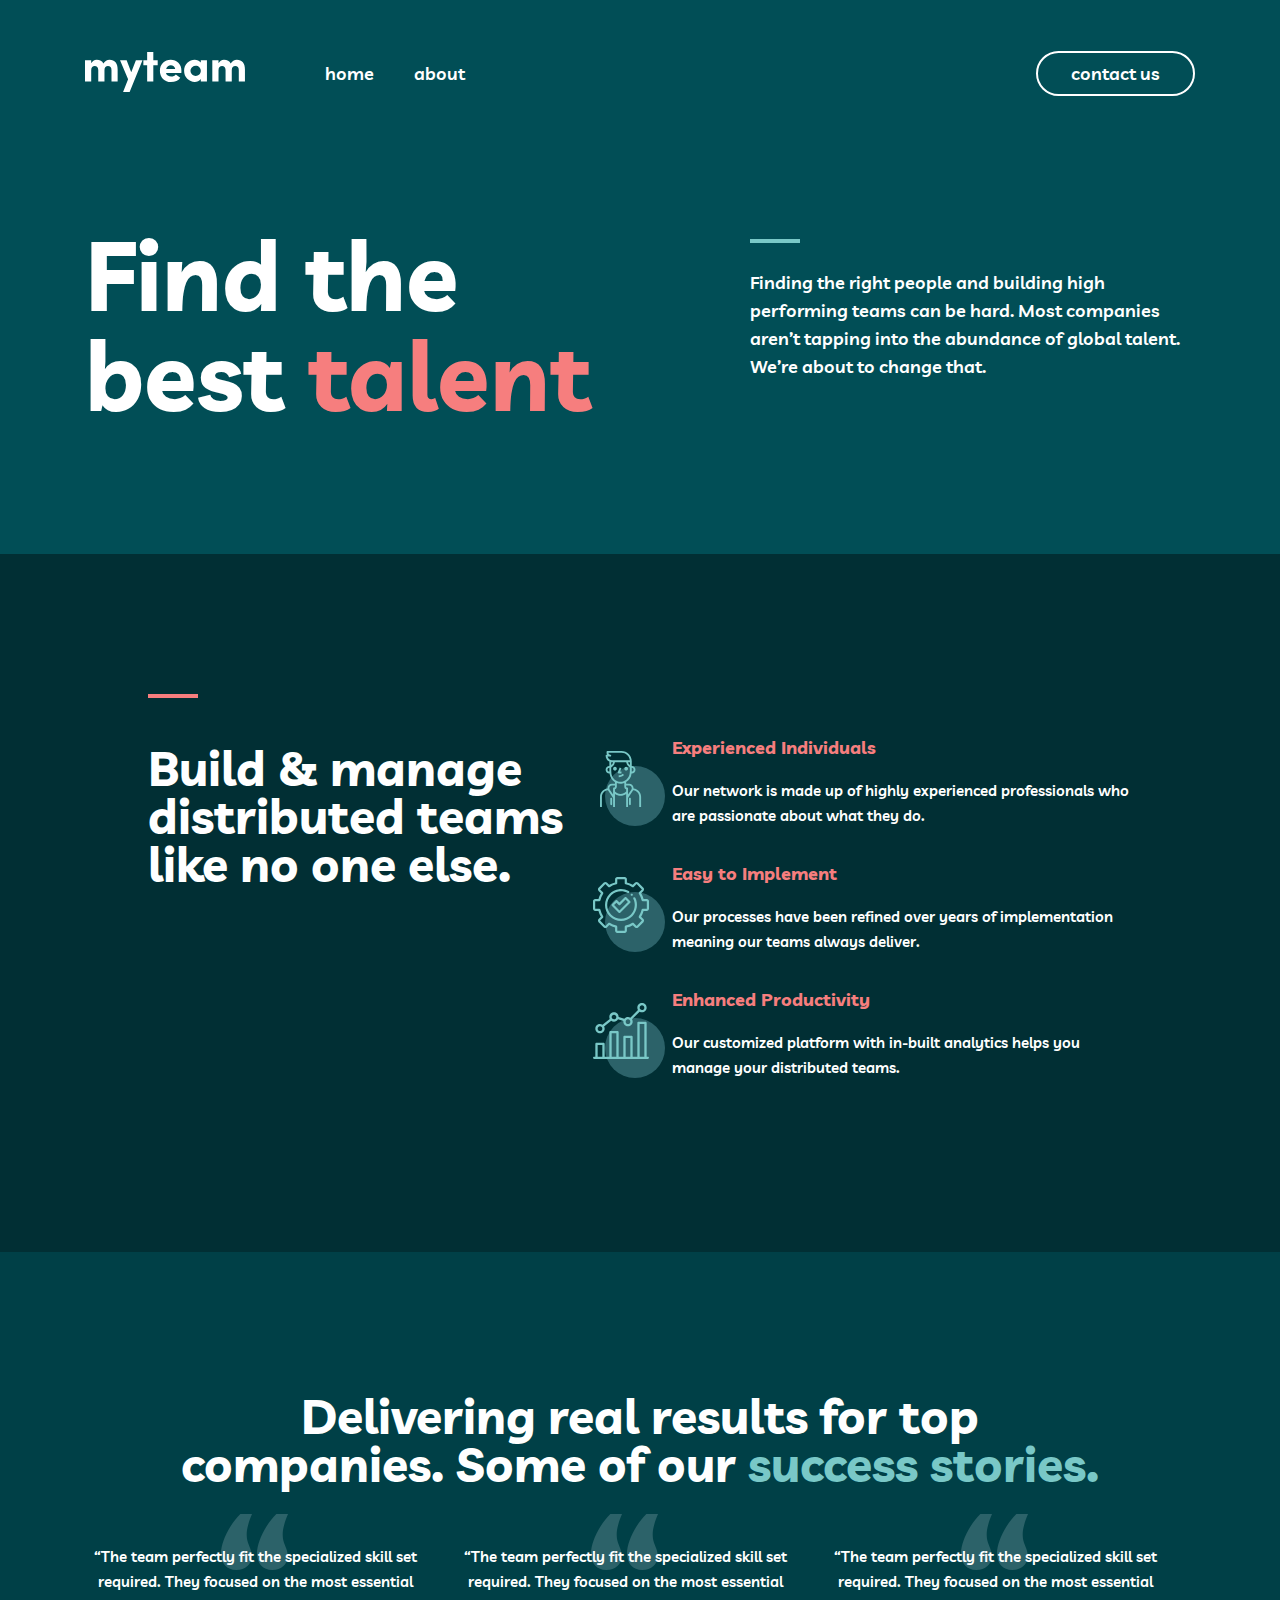
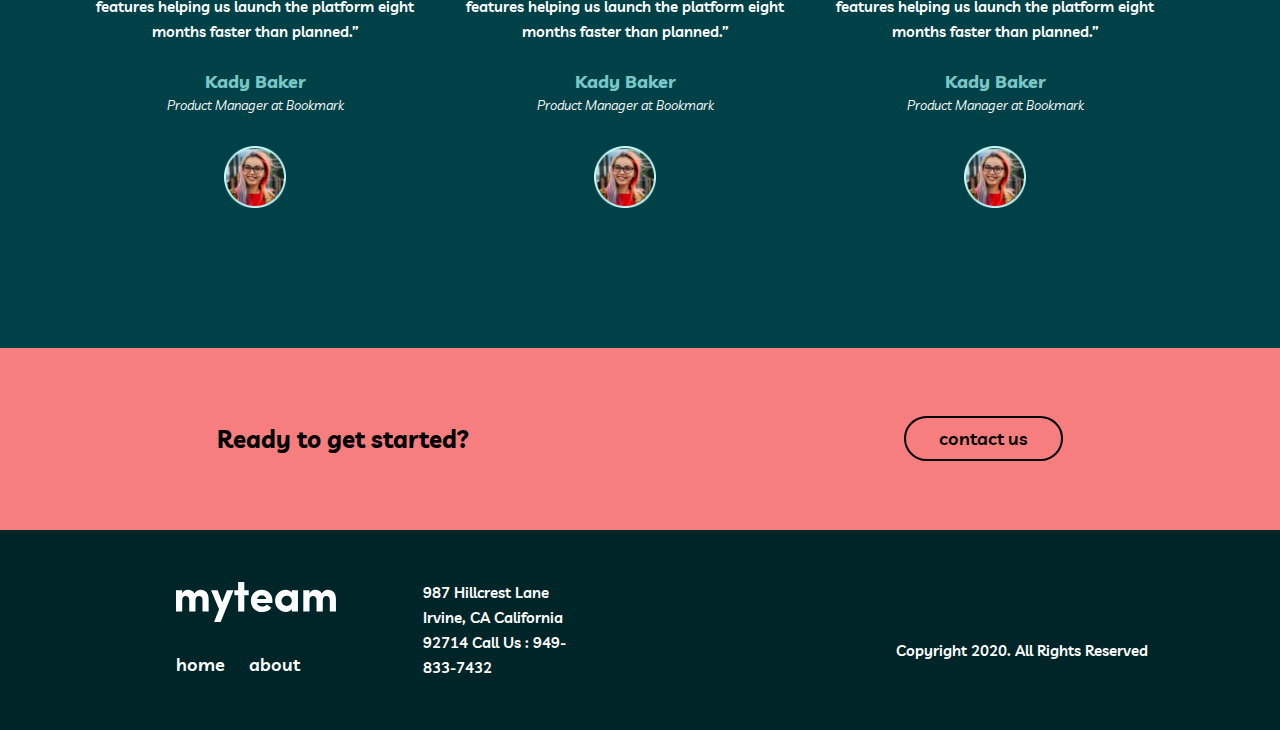
<file: index.html>
<!DOCTYPE html>
<html lang="en">
  <head>
    <meta charset="UTF-8" />
    <meta name="viewport" content="width=device-width, initial-scale=1.0" />
    <link
      rel="stylesheet"
      href="https://cdnjs.cloudflare.com/ajax/libs/font-awesome/6.5.2/css/all.min.css"
      integrity="sha512-SnH5WK+bZxgPHs44uWIX+LLJAJ9/2PkPKZ5QiAj6Ta86w+fsb2TkcmfRyVX3pBnMFcV7oQPJkl9QevSCWr3W6A=="
      crossorigin="anonymous"
      referrerpolicy="no-referrer"
    />
    <link rel="stylesheet" href="./style.css" />
    <title>EXAM-4</title>
  </head>
  <body>
    <div class="container">
      <header>
        <nav>
          <div class="nav-item">
            <div class="nav-left">
              <div class="nav-logo">
                <a href="#"><img src="./img/logo.svg" alt="" /></a>
              </div>
              <div class="nav-items">
                <ul>
                  <li><a href="#">home</a></li>
                  <li><a href="./about.html">about</a></li>
                </ul>
              </div>
            </div>
            <div class="nav-right">
              <div class="nav-button">
                <a href="./contact.html">contact us</a>
              </div>
              <div class="hamburger" onclick="showSideBar()">
                <i class="fa-solid fa-bars"></i>
              </div>
              <div class="sidebar">
                <div class="x-mark" onclick="closeSidebar()">
                  <i class="fa-solid fa-xmark"></i>
                </div>
                <div class="sidebar-items">
                  <ul>
                    <li><a href="./index.html">home</a></li>
                    <li><a href="./about.html">about</a></li>
                  </ul>
                </div>
                <div class="nav-button">
                  <a href="./contact.html">contact us</a>
                </div>
              </div>
            </div>
          </div>
        </nav>
      </header>
      <main>
        <section class="talent">
          <div class="talent-item">
            <div class="talent-title">
              <h1>Find the best <span>talent</span></h1>
            </div>
            <div class="talent-text">
              <p>
                Finding the right people and building high performing teams can
                be hard. Most companies aren’t tapping into the abundance of
                global talent. We’re about to change that.
              </p>
            </div>
          </div>
        </section>

        <section class="team">
          <div class="team-item">
            <div class="team-left">
              <h2>Build & manage distributed teams like no one else.</h2>
            </div>
            <div class="team-right">
              <div class="team-card">
                <div class="team-card-img">
                  <img src="./img/team1.svg" alt="" />
                </div>
                <div class="team-card-text">
                  <h4>Experienced Individuals</h4>
                  <p>
                    Our network is made up of highly experienced professionals
                    who are passionate about what they do.
                  </p>
                </div>
              </div>
              <div class="team-card">
                <div class="team-card-img">
                  <img src="./img/team2.svg" alt="" />
                </div>
                <div class="team-card-text">
                  <h4>Easy to Implement</h4>
                  <p>
                    Our processes have been refined over years of implementation
                    meaning our teams always deliver.
                  </p>
                </div>
              </div>
              <div class="team-card">
                <div class="team-card-img">
                  <img src="./img/team3.svg" alt="" />
                </div>
                <div class="team-card-text">
                  <h4>Enhanced Productivity</h4>
                  <p>
                    Our customized platform with in-built analytics helps you
                    manage your distributed teams.
                  </p>
                </div>
              </div>
            </div>
          </div>
        </section>

        <section class="comments">
          <div class="comments-item">
            <div class="comments-item-title">
              <h2>
                Delivering real results for top companies. Some of our
                <span>success stories.</span>
              </h2>
            </div>

            <div class="comments-persons">
              <div class="comments-person">
                <p>
                  “The team perfectly fit the specialized skill set required.
                  They focused on the most essential features helping us launch
                  the platform eight months faster than planned.”
                </p>
                <h5>Kady Baker</h5>
                <span>Product Manager at Bookmark</span>
                <img src="./img/person1.png" alt="" />
              </div>
              <div class="comments-person">
                <p>
                  “The team perfectly fit the specialized skill set required.
                  They focused on the most essential features helping us launch
                  the platform eight months faster than planned.”
                </p>
                <h5>Kady Baker</h5>
                <span>Product Manager at Bookmark</span>
                <img src="./img/person1.png" alt="" />
              </div>
              <div class="comments-person">
                <p>
                  “The team perfectly fit the specialized skill set required.
                  They focused on the most essential features helping us launch
                  the platform eight months faster than planned.”
                </p>
                <h5>Kady Baker</h5>
                <span>Product Manager at Bookmark</span>
                <img src="./img/person1.png" alt="" />
              </div>
            </div>
          </div>
        </section>

        <section class="getStart">
          <h2>Ready to get started?</h2>
          <div class="nav-button second-button">
            <a href="./contact.html">contact us</a>
          </div>
        </section>
      </main>
      <footer>
        <div class="footer-item1">
          <div class="footer-item1-left">
            <img src="./img/logo.svg" alt="" />
            <div class="footer-item-link">
              <ul>
                <li><a href="./index.html">home</a></li>
                <li><a href="./about.html">about</a></li>
              </ul>
            </div>
          </div>
          <div class="footer-item1-right">
            <p>
              987 Hillcrest Lane Irvine, CA California 92714 Call Us :
              949-833-7432
            </p>
          </div>
        </div>
        <div class="footer-item2">
          <a href="#"><i class="fa-brands fa-square-facebook"></i></a>
          <a href="#"><i class="fa-brands fa-square-pinterest"></i></a>
          <a href="#"> <i class="fa-brands fa-square-twitter"></i></a>
          <p>Copyright 2020. All Rights Reserved</p>
        </div>
      </footer>
    </div>

    <script src="./main.js"></script>
  </body>
</html>
</file>
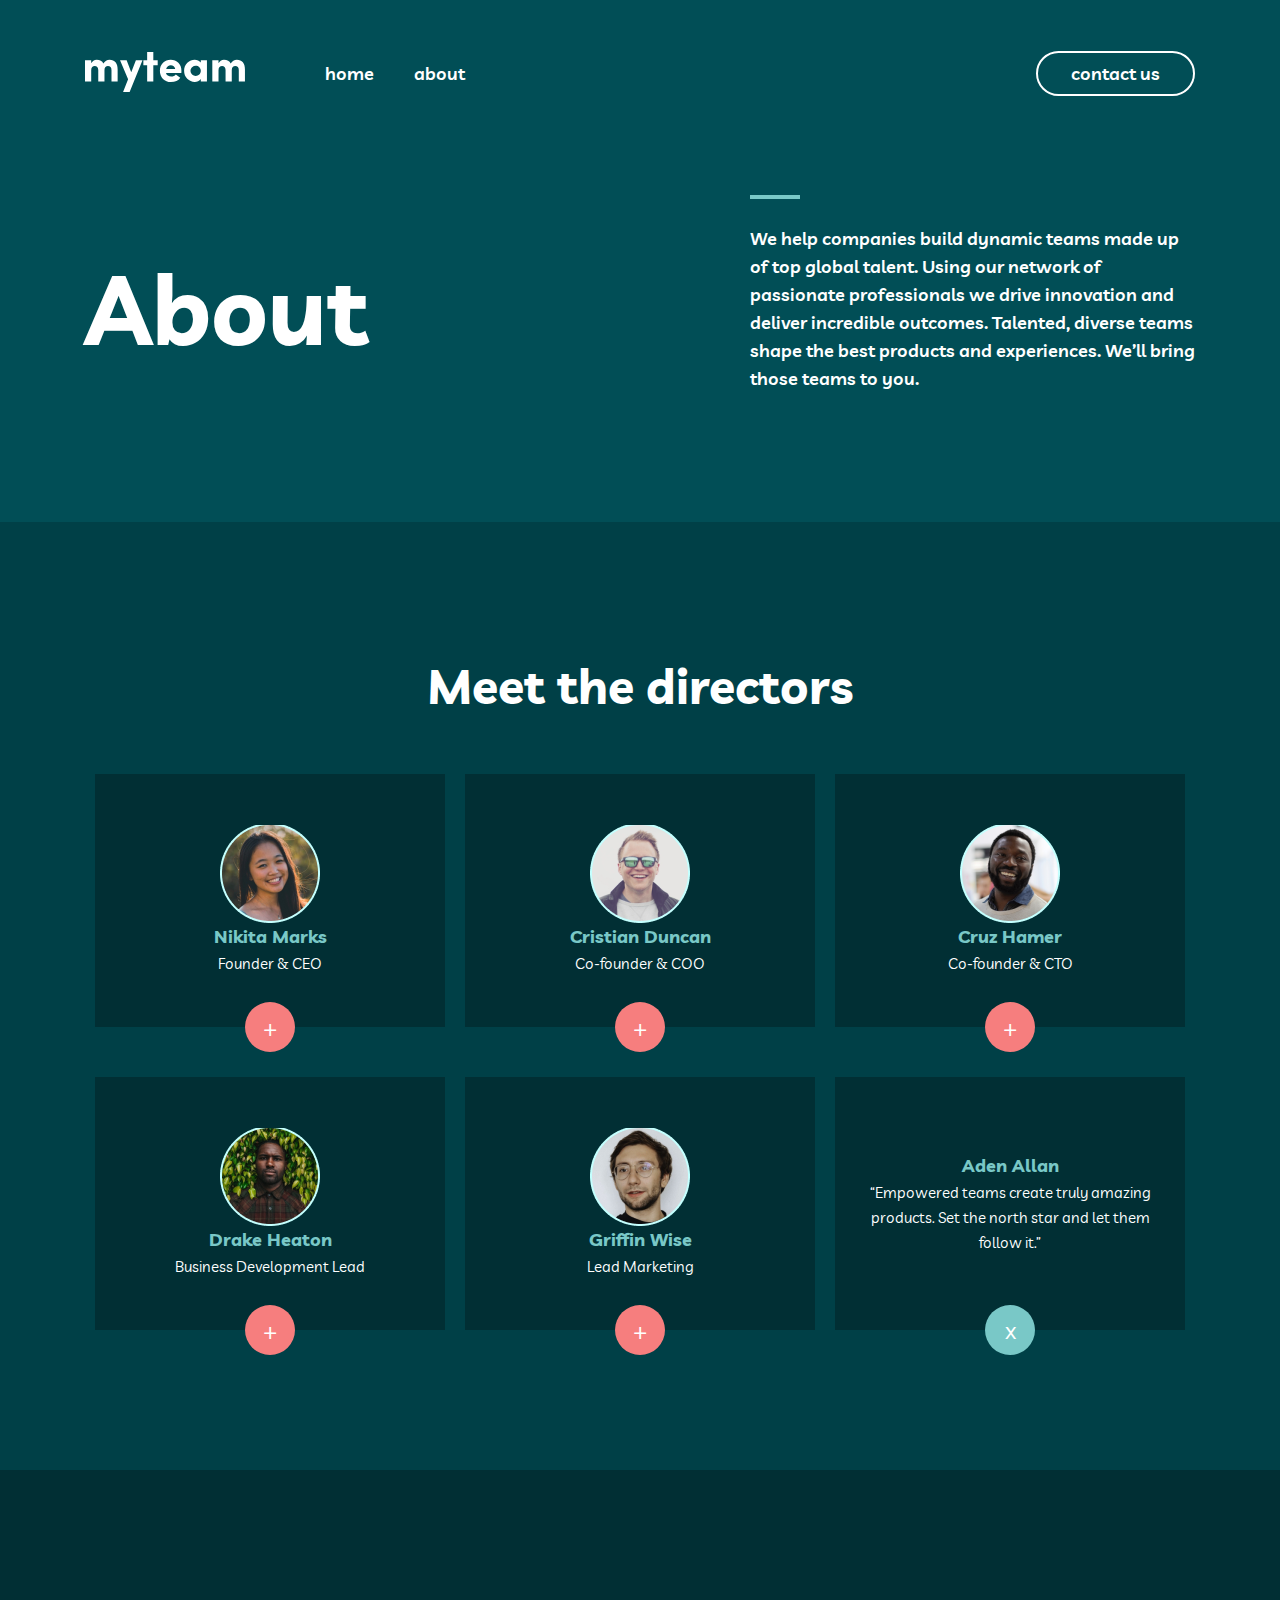
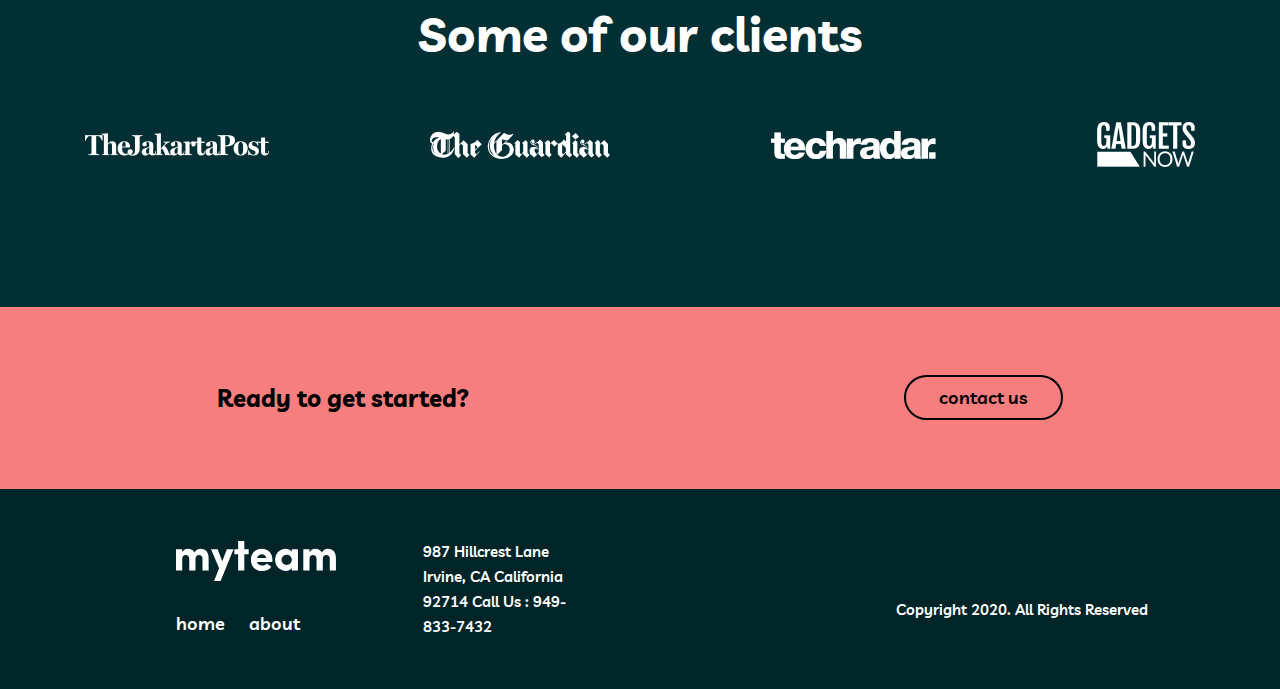
<file: about.html>
<!DOCTYPE html>
<html lang="en">
  <head>
    <meta charset="UTF-8" />
    <meta
      name="viewport"
      content="width=
    , initial-scale=1.0"
    />
    <link
      rel="stylesheet"
      href="https://cdnjs.cloudflare.com/ajax/libs/font-awesome/6.5.2/css/all.min.css"
      integrity="sha512-SnH5WK+bZxgPHs44uWIX+LLJAJ9/2PkPKZ5QiAj6Ta86w+fsb2TkcmfRyVX3pBnMFcV7oQPJkl9QevSCWr3W6A=="
      crossorigin="anonymous"
      referrerpolicy="no-referrer"
    />
    <link rel="stylesheet" href="./style.css" />
    <title>Document</title>
  </head>
  <body>
    <div class="container">
      <header>
        <nav>
          <div class="nav-item">
            <div class="nav-left">
              <div class="nav-logo">
                <a href="#"><img src="./img/logo.svg" alt="" /></a>
              </div>
              <div class="nav-items">
                <ul>
                  <li><a href="./index.html">home</a></li>
                  <li><a href="./about.html">about</a></li>
                </ul>
              </div>
            </div>
            <div class="nav-right">
              <div class="nav-button">
                <a href="./contact.html">contact us</a>
              </div>
              <div class="hamburger" onclick="showSideBar()">
                <i class="fa-solid fa-bars"></i>
              </div>
              <div class="sidebar">
                <div class="x-mark" onclick="closeSidebar()">
                  <i class="fa-solid fa-xmark"></i>
                </div>
                <div class="sidebar-items">
                  <ul>
                    <li><a href="./index.html">home</a></li>
                    <li><a href="./about.html">about</a></li>
                  </ul>
                </div>
                <div class="nav-button">
                  <a href="./contact.html">contact us</a>
                </div>
              </div>
            </div>
          </div>
        </nav>
      </header>
      <main>
        <section class="talent">
          <div class="talent-item">
            <div class="talent-title about-title">
              <h1>About</h1>
            </div>
            <div class="talent-text about-text">
              <p>
                We help companies build dynamic teams made up of top global
                talent. Using our network of passionate professionals we drive
                innovation and deliver incredible outcomes. Talented, diverse
                teams shape the best products and experiences. We’ll bring those
                teams to you.
              </p>
            </div>
          </div>
        </section>

        <section class="directors">
          <div class="directors-item">
            <h2>Meet the directors</h2>
            <div class="director-cards">
              <div class="director-card">
                <img src="./img/director.png" alt="" />
                <h5>Nikita Marks</h5>
                <span>Founder & CEO</span>
                <div class="plus-button">+</div>
              </div>
              <div class="director-card">
                <img src="./img/director1.png" alt="" />
                <h5>Cristian Duncan</h5>
                <span>Co-founder & COO</span>
                <div class="plus-button">+</div>
              </div>
              <div class="director-card">
                <img src="./img/director2.png" alt="" />
                <h5>Cruz Hamer</h5>
                <span>Co-founder & CTO</span>
                <div class="plus-button">+</div>
              </div>
              <div class="director-card">
                <img src="./img/director3.png" alt="" />
                <h5>Drake Heaton</h5>
                <span>Business Development Lead</span>
                <div class="plus-button">+</div>
              </div>
              <div class="director-card">
                <img src="./img/director4.png" alt="" />
                <h5>Griffin Wise</h5>
                <span>Lead Marketing</span>
                <div class="plus-button">+</div>
              </div>
              <div class="director-card card-x">
                <h5>Aden Allan</h5>
                <span
                  >“Empowered teams create truly amazing products. Set the north
                  star and let them follow it.”</span
                >
                <div class="plus-button">x</div>
              </div>
            </div>
          </div>
        </section>

        <section class="clients">
          <h2>Some of our clients</h2>
          <div class="clients-items">
            <img src="./img/client2.png" alt="" />
            <img src="./img/client3.png" alt="" />
            <img src="./img/client4.png" alt="" />
            <img src="./img/client5.png" alt="" />
          </div>
        </section>
        <section class="getStart">
          <h2>Ready to get started?</h2>
          <div class="nav-button second-button">
            <a href="#">contact us</a>
          </div>
        </section>
      </main>
      <footer>
        <div class="footer-item1">
          <div class="footer-item1-left">
            <img src="./img/logo.svg" alt="" />
            <div class="footer-item-link">
              <ul>
                <li><a href="./index.html">home</a></li>
                <li><a href="./about.html">about</a></li>
              </ul>
            </div>
          </div>
          <div class="footer-item1-right">
            <p>
              987 Hillcrest Lane Irvine, CA California 92714 Call Us :
              949-833-7432
            </p>
          </div>
        </div>
        <div class="footer-item2">
          <a href="#"><i class="fa-brands fa-square-facebook"></i></a>
          <a href="#"><i class="fa-brands fa-square-pinterest"></i></a>
          <a href="#"> <i class="fa-brands fa-square-twitter"></i></a>
          <p>Copyright 2020. All Rights Reserved</p>
        </div>
      </footer>
    </div>

    <script src="./main.js"></script>
  </body>
</html>
</file>
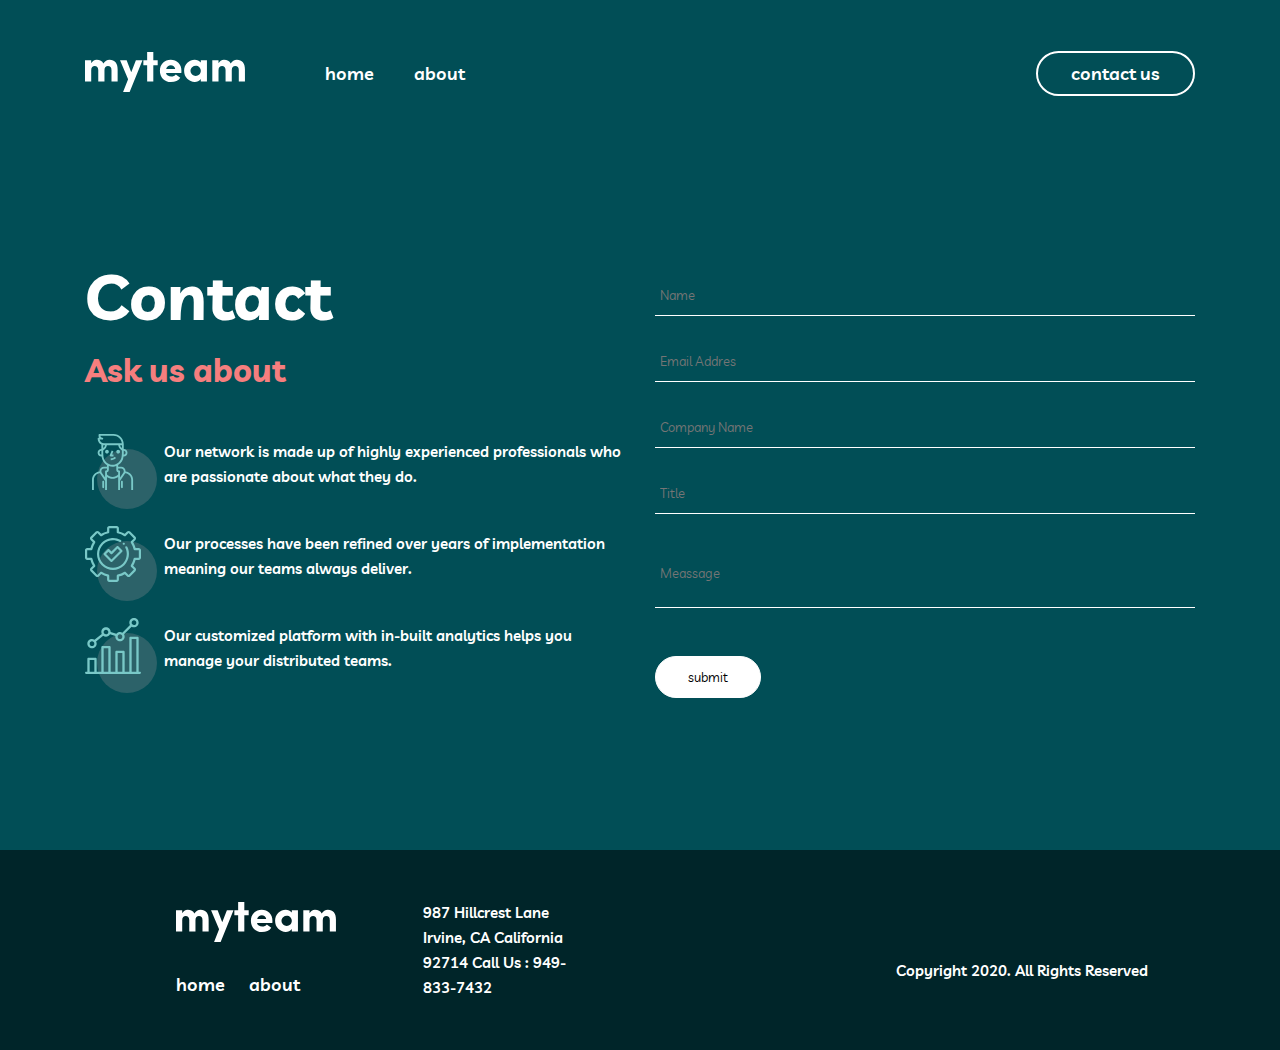
<file: contact.html>
<!DOCTYPE html>
<html lang="en">
  <head>
    <meta charset="UTF-8" />
    <meta name="viewport" content="width=device-width, initial-scale=1.0" />
    <link rel="stylesheet" href="./style.css" />
    <link
      rel="stylesheet"
      href="https://cdnjs.cloudflare.com/ajax/libs/font-awesome/6.5.2/css/all.min.css"
      integrity="sha512-SnH5WK+bZxgPHs44uWIX+LLJAJ9/2PkPKZ5QiAj6Ta86w+fsb2TkcmfRyVX3pBnMFcV7oQPJkl9QevSCWr3W6A=="
      crossorigin="anonymous"
      referrerpolicy="no-referrer"
    />
    <title>Contact</title>
  </head>
  <body>
    <div class="container">
      <header>
        <nav>
          <div class="nav-item">
            <div class="nav-left">
              <div class="nav-logo">
                <a href="#"><img src="./img/logo.svg" alt="" /></a>
              </div>
              <div class="nav-items">
                <ul>
                  <li><a href="./index.html">home</a></li>
                  <li><a href="./about.html">about</a></li>
                </ul>
              </div>
            </div>
            <div class="nav-right">
              <div class="nav-button">
                <a href="./contact.html">contact us</a>
              </div>
              <div class="hamburger" onclick="showSideBar()">
                <i class="fa-solid fa-bars"></i>
              </div>
              <div class="sidebar">
                <div class="x-mark" onclick="closeSidebar()">
                  <i class="fa-solid fa-xmark"></i>
                </div>
                <div class="sidebar-items">
                  <ul>
                    <li><a href="./index.html">home</a></li>
                    <li><a href="./about.html">about</a></li>
                  </ul>
                </div>
                <div class="nav-button">
                  <a href="./contact.html">contact us</a>
                </div>
              </div>
            </div>
          </div>
        </nav>
      </header>
      <main>
        <div class="contact">
          <div class="contact-items">
            <div class="contact-left">
              <h1>Contact</h1>
              <h3>Ask us about</h3>
              <div class="team-right">
                <div class="team-card">
                  <div class="team-card-img">
                    <img src="./img/team1.svg" alt="" />
                  </div>
                  <div class="team-card-text">
                    <p>
                      Our network is made up of highly experienced professionals
                      who are passionate about what they do.
                    </p>
                  </div>
                </div>
                <div class="team-card">
                  <div class="team-card-img">
                    <img src="./img/team2.svg" alt="" />
                  </div>
                  <div class="team-card-text">
                    <p>
                      Our processes have been refined over years of
                      implementation meaning our teams always deliver.
                    </p>
                  </div>
                </div>
                <div class="team-card">
                  <div class="team-card-img">
                    <img src="./img/team3.svg" alt="" />
                  </div>
                  <div class="team-card-text">
                    <p>
                      Our customized platform with in-built analytics helps you
                      manage your distributed teams.
                    </p>
                  </div>
                </div>
              </div>
            </div>
            <div class="contact-right">
              <input type="text" placeholder="Name" />
              <input type="text" placeholder="Email Addres" />
              <input type="text" placeholder="Company Name" />
              <input type="text" placeholder="Title" />
              <input type="text" placeholder="Meassage" class="message" />
              <input type="submit" value="submit" class="btn" />
            </div>
          </div>
        </div>
      </main>
      <footer>
        <div class="footer-item1">
          <div class="footer-item1-left">
            <img src="./img/logo.svg" alt="" />
            <div class="footer-item-link">
              <ul>
                <li><a href="./main.js">home</a></li>
                <li><a href="./about.html">about</a></li>
              </ul>
            </div>
          </div>
          <div class="footer-item1-right">
            <p>
              987 Hillcrest Lane Irvine, CA California 92714 Call Us :
              949-833-7432
            </p>
          </div>
        </div>
        <div class="footer-item2">
          <a href="#"><i class="fa-brands fa-square-facebook"></i></a>
          <a href="#"><i class="fa-brands fa-square-pinterest"></i></a>
          <a href="#"> <i class="fa-brands fa-square-twitter"></i></a>
          <p>Copyright 2020. All Rights Reserved</p>
        </div>
      </footer>

      <script src="./main.js"></script>
    </div>
  </body>
</html>
</file>
<file: style.css>
@import url("https://fonts.googleapis.com/css2?family=Livvic:ital,wght@0,100;0,200;0,300;0,400;0,500;0,600;0,700;0,900;1,100;1,200;1,300;1,400;1,500;1,600;1,700;1,900&display=swap");
* {
  margin: 0;
  padding: 0;
  box-sizing: border-box;
  font-family: "Livvic", sans-serif;
}

.comments {
  display: flex;
  align-items: center;
  justify-content: center;
  background: #004047;
  padding-top: 140px;
}
.comments .comments-item {
  text-align: center;
}
.comments .comments-item .comments-item-title {
  max-width: 932px;
  margin: auto;
}
.comments .comments-item .comments-item-title h2 {
  font-family: Livvic;
  font-size: 48px;
  font-weight: 700;
  line-height: 48px;
  text-align: center;
  color: #ffffff;
}
.comments .comments-item .comments-item-title h2 span {
  color: #79c8c7;
}
.comments .comments-persons {
  display: flex;
  align-items: center;
  max-width: 1110px;
  margin-top: 56px;
  margin-bottom: 140px;
  justify-content: center;
  flex-wrap: wrap;
}
.comments .comments-persons .comments-person {
  max-width: 340px;
  display: flex;
  flex-direction: column;
  align-items: center;
  justify-content: center;
  margin-right: 30px;
}
.comments .comments-persons .comments-person img {
  width: 62px;
  height: 62px;
}
.comments .comments-persons .comments-person p {
  position: relative;
  z-index: 1;
  font-family: Livvic;
  font-size: 15px;
  font-weight: 600;
  line-height: 25px;
  text-align: center;
  color: #ffffff;
  padding-bottom: 24px;
}
.comments .comments-persons .comments-person p::after {
  content: "";
  position: absolute;
  top: -30px;
  left: 40%;
  width: 67px;
  height: 56px;
  background: url(./img/apostorov.svg);
  background-size: cover;
  z-index: -1;
}
.comments .comments-persons .comments-person h5 {
  font-family: Livvic;
  font-size: 18px;
  font-weight: 700;
  line-height: 28px;
  text-align: center;
  color: #79c8c7;
}
.comments .comments-persons .comments-person span {
  font-family: Livvic;
  font-style: italic;
  font-size: 13px;
  line-height: 18px;
  text-align: center;
  color: #ffffff;
  margin-bottom: 32px;
}

@media screen and (max-width: 768px) {
  .comments-persons {
    flex-direction: column;
  }
  .comments-item-title {
    max-width: 573px;
  }
}
footer {
  display: flex;
  align-items: center;
  justify-content: space-around;
  flex-wrap: wrap;
  background: #002529;
}
footer .footer-item1 {
  display: flex;
  align-items: center;
  justify-content: space-around;
  width: 500px;
  padding-block: 50px;
}
footer .footer-item1-right {
  max-width: 165px;
}
footer .footer-item1-right p {
  font-family: Livvic;
  font-size: 15px;
  font-weight: 600;
  line-height: 25px;
  text-align: left;
  color: #ffffff;
}
footer .footer-item-link {
  display: flex;
  align-items: center;
  margin-top: 25px;
}
footer .footer-item-link li {
  display: inline-block;
}
footer .footer-item-link li a {
  font-family: Livvic;
  font-size: 18px;
  font-weight: 600;
  line-height: 28px;
  text-align: left;
  color: #ffffff;
  text-decoration: none;
  padding-right: 20px;
  transition: 0.5s;
}
footer .footer-item-link li a:hover {
  color: #000;
}

.footer-item2 {
  text-align: right;
}
.footer-item2 i {
  color: #ffffff;
  width: 24px;
  height: 24px;
  font-size: 32px;
  cursor: pointer;
  margin-right: 10px;
}
.footer-item2 p {
  font-family: Livvic;
  font-size: 15px;
  font-weight: 600;
  line-height: 25px;
  text-align: right;
  color: #ffffff;
}

@media screen and (max-width: 700px) {
  .footer-item1 {
    flex-direction: column;
    margin: auto;
    width: 300px;
  }
  .footer-item1 .footer-item1-left {
    margin: auto;
  }
  .footer-item1-right {
    margin: auto;
    margin-top: 20px;
  }
  .footer-item2 {
    text-align: center;
  }
}
header {
  background: #014e56;
}
header nav {
  display: flex;
  align-items: center;
  justify-content: center;
}
header nav .nav-item {
  display: flex;
  align-items: center;
  justify-content: space-between;
  flex-wrap: wrap;
  width: 1110px;
  padding-top: 52px;
}
header nav .nav-left {
  display: flex;
  align-items: center;
  justify-content: center;
}
header nav .nav-logo {
  margin-right: 80px;
}
header nav .nav-items ul {
  list-style: none;
  display: flex;
  align-items: center;
}
header nav .nav-items ul li {
  margin-right: 40px;
}
header nav .nav-items ul li a {
  font-family: Livvic;
  font-size: 18px;
  font-weight: 600;
  line-height: 28px;
  text-align: left;
  text-decoration: none;
  color: #ffffff;
  transition: 0.5s;
}
header nav .nav-items ul li a:hover {
  color: #000;
}

.nav-button a {
  font-family: Livvic;
  font-size: 18px;
  font-weight: 600;
  line-height: 28px;
  text-align: left;
  text-decoration: none;
  color: #ffffff;
  border: 2px solid #ffffff;
  padding: 9px 33px;
  border-radius: 30px;
  transition: 0.5s;
}
.nav-button a:hover {
  background: #ffffff;
  color: #002529;
}

.hamburger {
  display: none;
}
.hamburger i {
  width: 65px;
  height: 65px;
  font-size: 50px;
  color: #ffffff;
}

.sidebar {
  position: fixed;
  top: 0;
  right: 0;
  height: 100vh;
  width: 250px;
  z-index: 999;
  background: #2c6269;
  display: none;
  flex-direction: column;
}
.sidebar .x-mark {
  height: 65px;
  font-size: 50px;
  color: #ffffff;
  text-align: right;
  margin-right: 30px;
  margin-top: 60px;
}
.sidebar .sidebar-items ul {
  list-style: none;
  display: flex;
  flex-direction: column;
  align-items: center;
  justify-content: center;
}
.sidebar .sidebar-items ul li {
  margin-right: 40px;
  margin-bottom: 20px;
}
.sidebar .sidebar-items ul li a {
  font-family: Livvic;
  font-size: 18px;
  font-weight: 600;
  line-height: 28px;
  text-align: left;
  text-decoration: none;
  color: #ffffff;
}
.sidebar .nav-button {
  display: flex;
  align-items: center;
  justify-content: center;
}

@media screen and (max-width: 700px) {
  nav {
    margin-inline: 15px;
  }
  .hamburger {
    margin-right: -10px;
  }
  .nav-items {
    display: none;
  }
  .nav-button {
    display: none;
  }
  .hamburger {
    display: block;
  }
}
.talent {
  background: #014e56;
  padding-block: 129px;
}
.talent .talent-item {
  max-width: 1110px;
  display: flex;
  align-items: center;
  justify-content: space-between;
  flex-wrap: wrap;
  margin: auto;
}
.talent .talent-title {
  max-width: 539px;
}
.talent .talent-title h1 {
  font-family: Livvic;
  font-size: 6em;
  font-weight: 700;
  line-height: 100px;
  text-align: left;
  color: #ffffff;
}
.talent .talent-title h1 span {
  color: #f67e7e;
}
.talent .talent-text {
  width: 445px;
}
.talent .talent-text p {
  position: relative;
  font-family: Livvic;
  font-size: 18px;
  font-weight: 600;
  line-height: 28px;
  text-align: left;
  color: #ffffff;
}
.talent .talent-text p::before {
  content: "";
  position: absolute;
  width: 50px;
  height: 4px;
  background: #79c8c7;
  transform: translate(0, -30px);
}

@media screen and (max-width: 1242px) {
  .talent-text {
    margin-top: 30px;
  }
  .comments-person {
    margin-top: 70px;
  }
}
@media screen and (max-width: 768px) {
  .talent-title {
    width: 100%;
    margin-left: 20px;
    font-size: 10px;
    line-height: 30px;
    text-align: center;
  }
  .talent-text {
    width: 100%;
    margin: 30px;
  }
}
.team {
  display: flex;
  align-items: center;
  justify-content: center;
  background: #012f34;
  padding-top: 140px;
}
.team .team-item {
  max-width: 1110px;
  display: flex;
  align-items: flex-start;
  justify-content: center;
  flex-wrap: wrap;
  text-align: left;
}
.team .team-item .team-left {
  max-width: 445px;
}
.team .team-item .team-left h2 {
  font-family: Livvic;
  font-size: 6em;
  font-weight: 700;
  line-height: 100px;
  text-align: left;
  color: #ffffff;
  font-size: 48px;
  line-height: 48px;
  position: relative;
  padding-top: 50px;
}
.team .team-item .team-left h2::before {
  content: "";
  position: absolute;
  top: 0;
  width: 50px;
  height: 4px;
  background: #f67e7e;
}

.team-right {
  max-width: 540px;
  margin-top: 40px;
  padding-bottom: 140px;
}
.team-right .team-card {
  display: flex;
  align-items: center;
  justify-content: center;
  margin-bottom: 32px;
}
.team-right .team-card .team-card-text {
  margin-left: 23px;
}
.team-right .team-card .team-card-text h4 {
  font-family: Livvic;
  font-size: 18px;
  font-weight: 700;
  line-height: 28px;
  text-align: left;
  color: #f67e7e;
  padding-bottom: 16px;
}
.team-right .team-card .team-card-text p {
  font-family: Livvic;
  font-size: 15px;
  font-weight: 600;
  line-height: 25px;
  text-align: left;
  color: #ffffff;
}
.team-right .team-card .team-card-img img {
  position: relative;
  z-index: 9;
}
.team-right .team-card .team-card-img::before {
  content: "";
  position: absolute;
  width: 60px;
  height: 60px;
  background: #2c6269;
  border-radius: 50%;
  z-index: 1;
  transform: translate(20%, 25%);
}

@media screen and (max-width: 700px) {
  .team-left {
    width: 100%;
    margin-left: 20px;
    text-align: center;
  }
  .team-card {
    flex-direction: column;
    justify-content: center;
    align-items: center;
  }
  .team-card .team-card-text {
    padding: 40px;
    align-items: center;
    width: 320px;
  }
}
.about-title h1 {
  font-family: Livvic;
  font-size: 64px;
  font-weight: 700;
  text-align: left;
  color: #ffffff;
}

.directors {
  padding-block: 140px;
  text-align: center;
  background: #004047;
}
.directors .directors-item {
  max-width: 1110px;
  margin: auto;
}
.directors h2 {
  font-family: Livvic;
  font-size: 48px;
  font-weight: 700;
  line-height: 48px;
  text-align: center;
  color: #fff;
  margin-bottom: 64px;
}
.directors .director-cards {
  display: flex;
  align-items: center;
  justify-content: space-around;
  flex-wrap: wrap;
  row-gap: 50px;
}
.directors .director-cards .director-card {
  width: 350px;
  height: 253px;
  padding: 20px;
  background: #012f34;
  position: relative;
  display: flex;
  flex-direction: column;
  align-items: center;
  justify-content: center;
}
.directors .director-cards .director-card h5 {
  font-family: Livvic;
  font-size: 18px;
  font-weight: 700;
  line-height: 28px;
  text-align: center;
  color: #79c8c7;
}
.directors .director-cards .director-card span {
  font-family: Livvic;
  font-size: 15px;
  line-height: 25px;
  text-align: center;
  color: #fff;
}
.directors .director-cards .director-card .plus-button {
  position: absolute;
  bottom: 10px;
  left: 50%;
  top: 90%;
  transform: translateX(-50%);
  width: 50px;
  height: 50px;
  border-radius: 50%;
  background: #f67e7e;
  color: #fff;
  display: flex;
  align-items: center;
  justify-content: center;
  font-size: 24px;
  cursor: pointer;
}
.directors .director-cards .card-x .plus-button {
  background: #79c8c7;
}

.clients {
  text-align: center;
  background: #012f34;
  padding-block: 140px;
}
.clients h2 {
  font-family: Livvic;
  font-size: 48px;
  font-weight: 700;
  line-height: 48px;
  text-align: center;
  color: #fff;
  margin-bottom: 64px;
}
.clients .clients-items {
  display: flex;
  align-items: center;
  flex-wrap: wrap;
  justify-content: space-between;
  max-width: 1110px;
  margin: auto;
}
.clients .clients-items img {
  display: block;
}

@media screen and (max-width: 856px) {
  .clients-items {
    flex-direction: column;
  }
  .clients-items img {
    margin-block: 20px;
  }
}
.contact {
  display: flex;
  align-items: center;
  justify-content: center;
  background: #014e56;
  padding-top: 50px;
}
.contact .contact-items {
  display: flex;
  align-items: center;
  justify-content: space-between;
  flex-wrap: wrap;
  width: 1110px;
}
.contact .contact-items .contact-left {
  margin-top: 100px;
}
.contact .contact-items .contact-left h1 {
  font-family: Livvic;
  font-size: 64px;
  font-weight: 700;
  line-height: 100px;
  text-align: left;
  color: #fff;
}
.contact .contact-items .contact-left h3 {
  font-family: Livvic;
  font-size: 32px;
  font-weight: 700;
  line-height: 48px;
  text-align: left;
  color: #f67e7e;
}
.contact .contact-items .contact-right .message {
  height: 70px;
}
.contact .contact-items .contact-right .btn {
  display: inline-block;
  width: max-content;
  border: 1px solid #fff;
  background: #fff;
  color: #000;
  padding: 10px 32px;
  border-radius: 30px;
  margin-top: 24px;
  transition: 0.5s;
}
.contact .contact-items .contact-right .btn:hover {
  background: #79c8c7;
  cursor: pointer;
}
.contact .contact-items .contact-right input {
  display: block;
  width: 540px;
  height: 42px;
  background: transparent;
  border: none;
  border-bottom: 1px solid #fff;
  padding: 5px;
  margin-bottom: 24px;
}
.contact .contact-items .contact-right input:focus {
  border: none;
  border-bottom: 1px solid #79c8c7;
  padding: 5px;
  outline: none;
}
.contact .contact-items .contact-right input ::placeholder {
  font-family: Livvic;
  font-size: 15px;
  font-weight: 600;
  line-height: 25px;
  letter-spacing: -0.115384616px;
  text-align: left;
  color: #fff;
}

@media screen and (max-width: 1086px) {
  .contact {
    margin: auto;
  }
  .contact-items {
    flex-direction: column;
  }
  .contact-left {
    text-align: center;
  }
  .contact-left h1,
  .contact-left h3 {
    display: inline-block;
  }
}
@media screen and (max-width: 550px) {
  input {
    max-width: 300px;
  }
}
.container .getStart {
  display: flex;
  align-items: center;
  justify-content: space-around;
  background: #f67e7e;
  padding-block: 76px;
}
.container .getStart .second-button a {
  color: black;
  border: 2px solid black;
}

@media screen and (max-width: 800px) {
  .getStart .second-button {
    display: block;
  }
}
@media screen and (max-width: 500px) {
  .getStart {
    flex-direction: column;
  }
  .getStart .second-button {
    margin-top: 20px;
  }
}

/*# sourceMappingURL=style.css.map */
</file>
